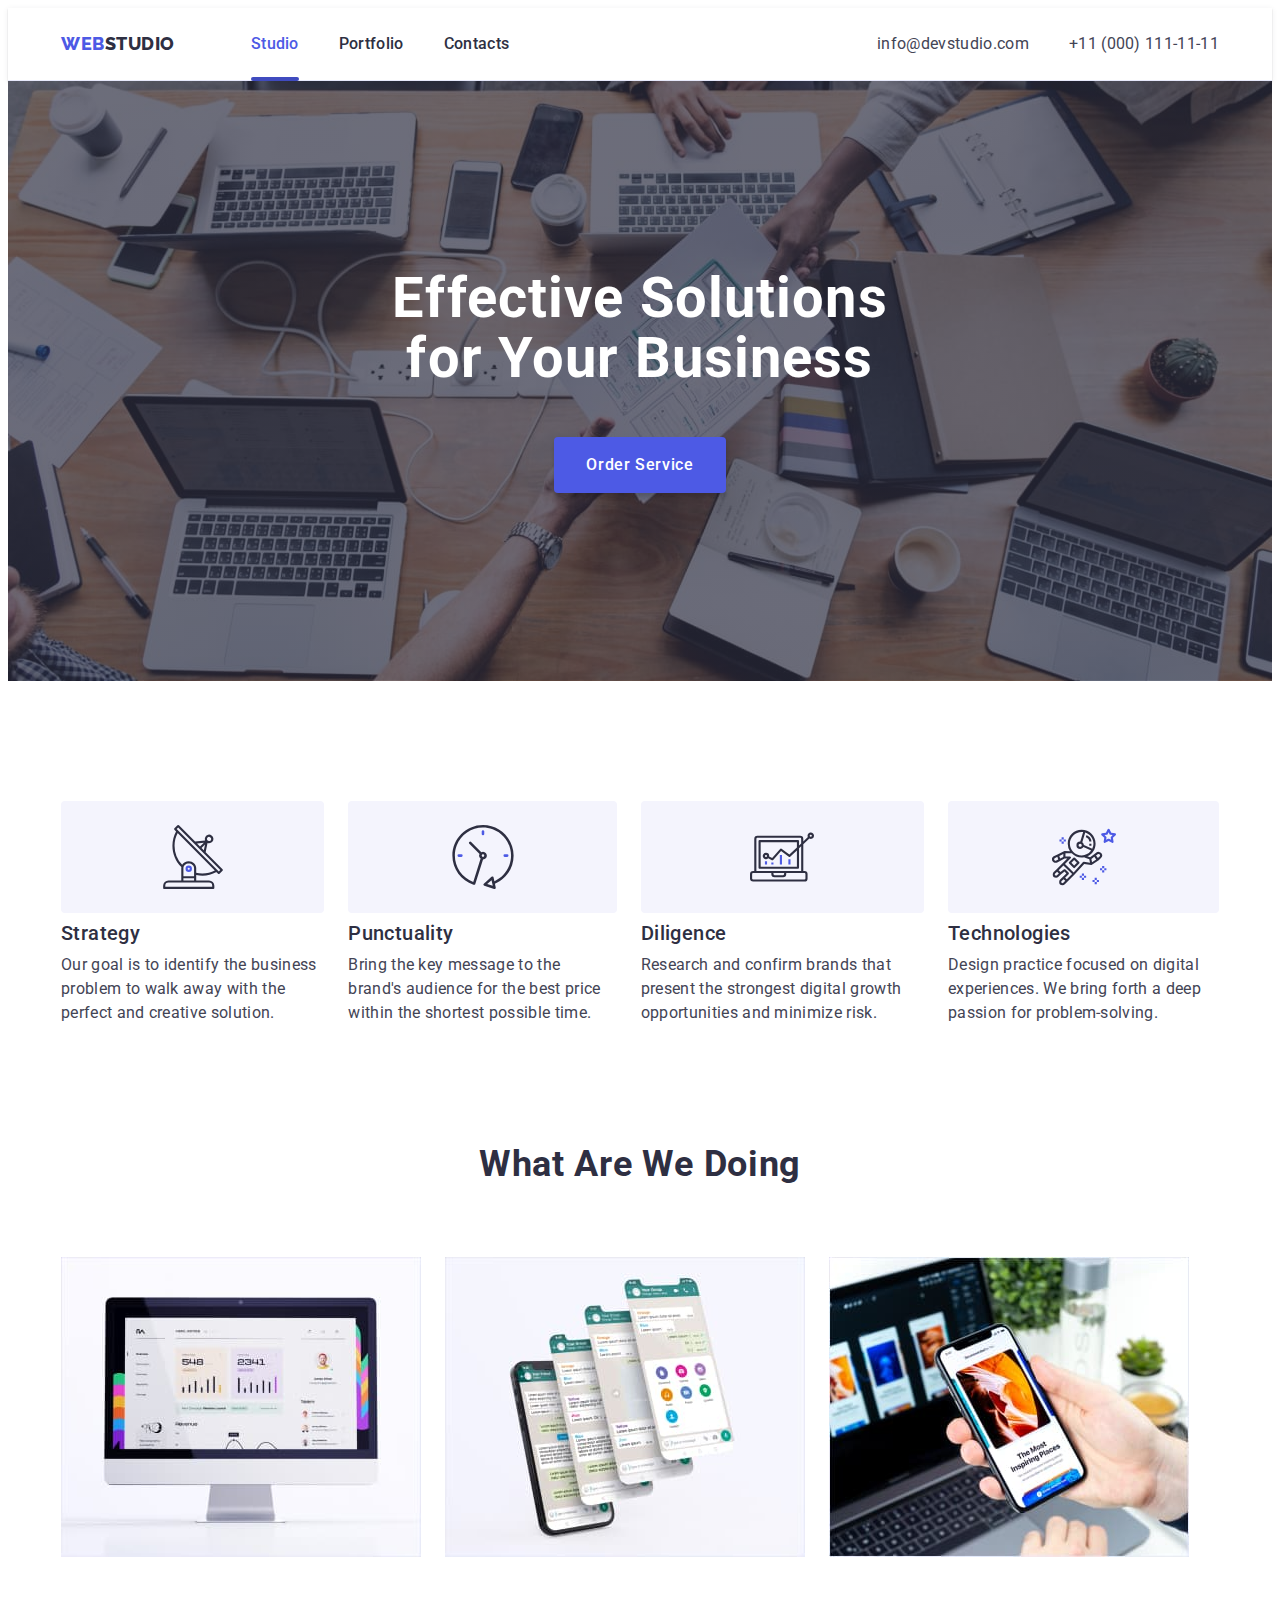
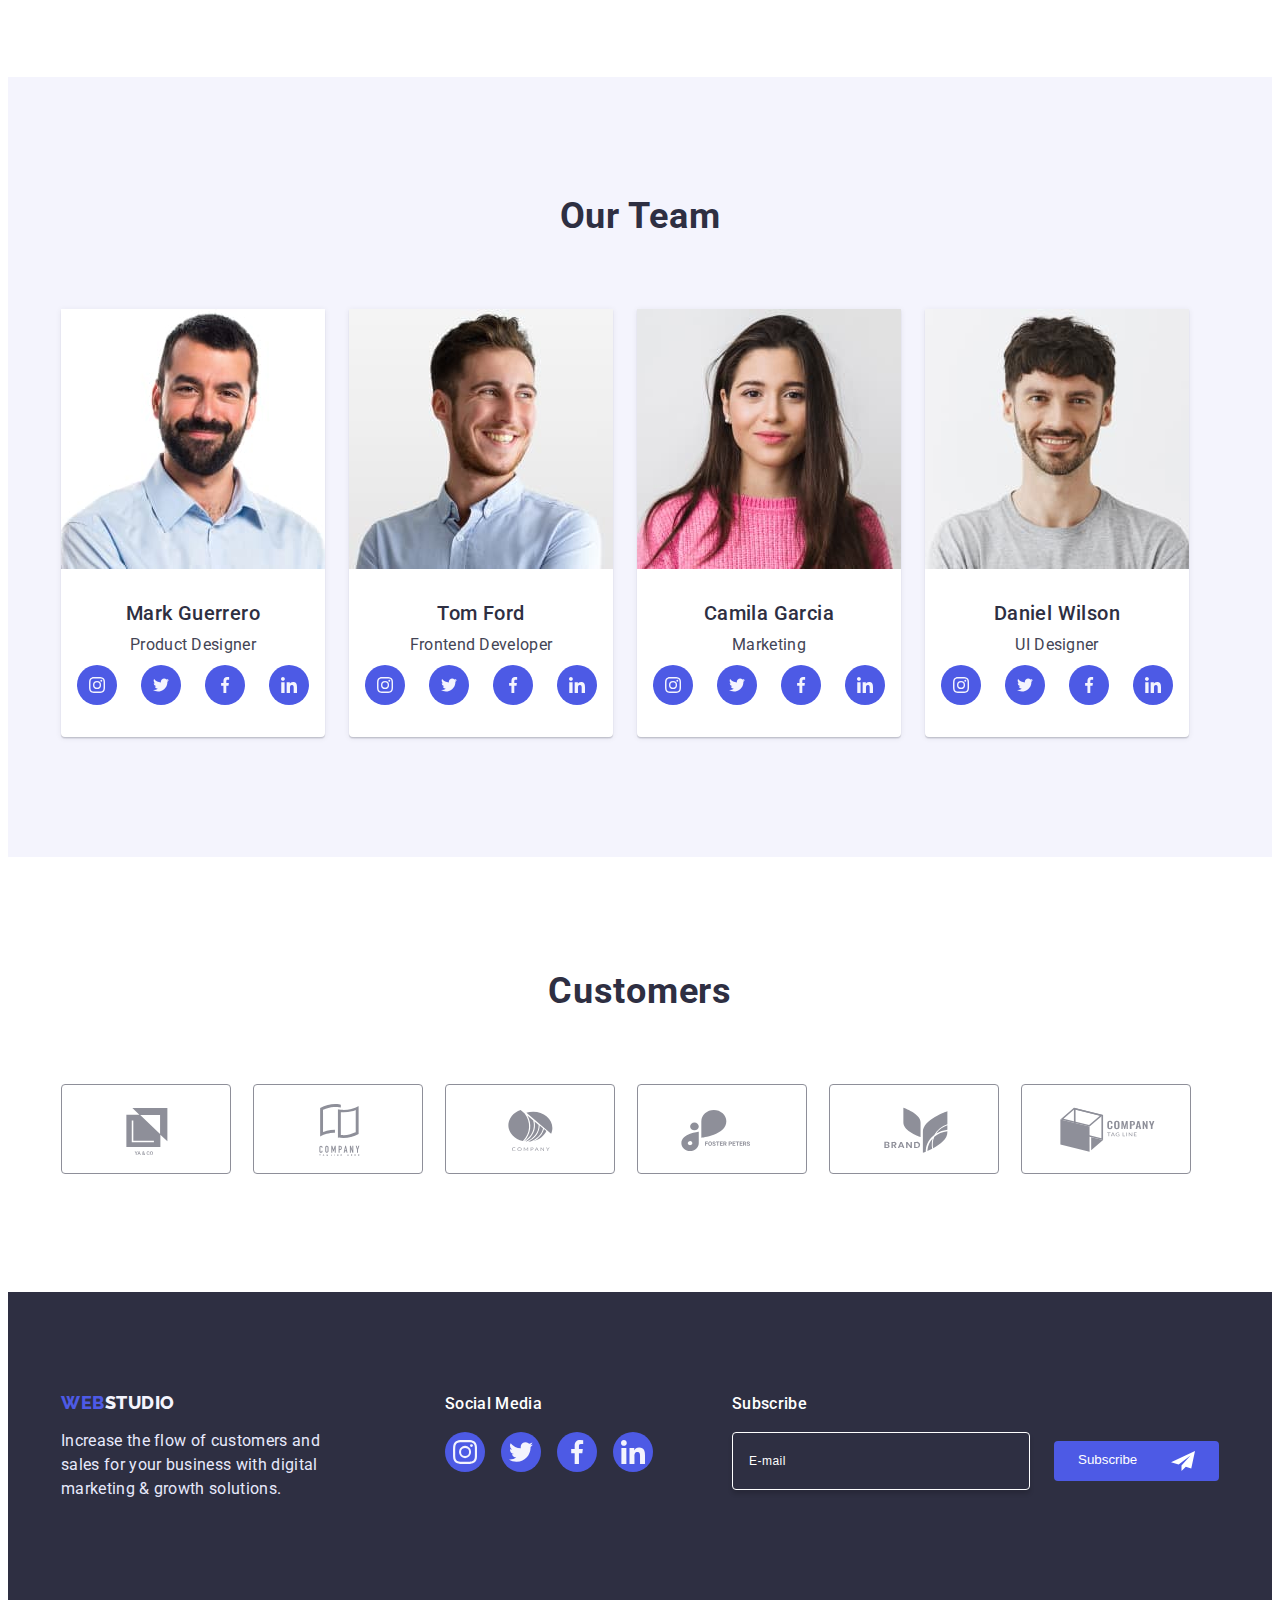
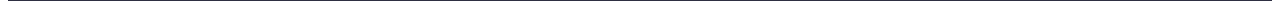
<file: index.html>
<!DOCTYPE html>
<html lang="en">
<head>
    <meta charset="UTF-8">
    <meta http-equiv="X-UA-Compatible" content="IE=edge">
    <meta name="viewport" content="width=device-width, initial-scale=1.0">
    <title>WebStudio</title>
    <link rel="stylesheet" href="https://cdnjs.cloudflare.com/ajax/libs/modern-normalize/1.1.0/modern-normalize.min.css" integrity="sha512-wpPYUAdjBVSE4KJnH1VR1HeZfpl1ub8YT/NKx4PuQ5NmX2tKuGu6U/JRp5y+Y8XG2tV+wKQpNHVUX03MfMFn9Q==" crossorigin="anonymous" referrerpolicy="no-referrer" />
    <link rel="stylesheet" href="./css/styles.css">
    <link rel="preconnect" href="https://fonts.googleapis.com">
    <link rel="preconnect" href="https://fonts.gstatic.com" crossorigin>
    <link href="https://fonts.googleapis.com/css2?family=Raleway:wght@800&family=Roboto:wght@400;500;700;900&display=swap" rel="stylesheet">

</head>
<body>
    <header>
        <div class="header container">
            <nav class="nav-items">
                <a class="logo link" href="./index.html">Web<span>Studio</span></a>
                <ul class="list nav-items">
                    <li  class="nav-item">
                        <a class="menu-item link current" href="./index.html">Studio</a>
                    </li>
                    <li class="nav-item">    
                        <a class="menu-item link" href="./portfolio.html">Portfolio</a>
                    </li>
                    <li class="nav-item">
                        <a class="menu-item link" href="">Contacts</a>
                    </li>
                </ul>
            </nav>
            <address class="contact">
                <ul class="list nav-items">
                    <li class="nav-item">
                        <a class="email link" href="mailto:info@devstudio.com">info@devstudio.com</a>
                    </li>
                    <li class="nav-item">
                        <a class="email link" href="tel:+110001111111">+11 (000) 111-11-11</a>
                    </li>
                </ul>
            </address>
        </div>
    </header>
    <main>
        <section class="top-section section">
            <div class="container">
                <h1 class="header-top">Effective Solutions for Your Business</h1>
                <button type="button" class="order-button" data-modal-open> Order Service</button>
            </div>
        </section>
        <section class="section">
            <div class="container">
                <h2 class="visually-hidden">Values</h2>
                <ul class="list values">
                    <li class="value-item">
                        <div class="value-item-icon">
                            <svg class="value-icon" >
                                <use href="./images/icons.svg#icon-antenna"></use>
                            </svg>
                        </div>
                        <h3 class="header-items">Strategy</h3>
                        <p class="desc">Our goal is to identify the business problem to walk away with the perfect and creative solution.</p>
                    </li>
                    <li class="value-item">
                        <div class="value-item-icon">
                            <svg class="value-icon" >
                                <use href="./images/icons.svg#icon-clock"></use>
                            </svg>
                        </div>
                        <h3 class="header-items">Punctuality</h3>
                        <p class="desc">Bring the key message to the brand's audience for the best price within the shortest possible time.</p>
                    </li>
                    <li class="value-item">
                        <div class="value-item-icon">
                            <svg class="value-icon" >
                                <use href="./images/icons.svg#icon-diagram"></use>
                            </svg>
                        </div>
                        <h3 class="header-items">Diligence</h3>
                        <p class="desc">Research and confirm brands that present the strongest digital growth opportunities and minimize risk.</p>
                    </li>
                    <li class="value-item">
                        <div class="value-item-icon">
                            <svg class="value-icon" >
                                <use href="./images/icons.svg#icon-astronaut"></use>
                            </svg>
                        </div>
                        <h3 class="header-items">Technologies</h3>
                        <p class="desc">Design practice focused on digital experiences. We bring forth a deep passion for problem-solving.</p>
                    </li>
                </ul>
            </div>
        </section>
        <section class="services section">
            <div class="container">
                <h2 class="header-subject">What are we doing</h2>
            <ul class="list">
                <li class="services-item"><img src="./images/img-1.jpg" alt="Image 1" width="360"></li>
                <li class="services-item"><img src="./images/img-2.jpg" alt="Image 2" width="360"></li>
                <li class="services-item"><img src="./images/img-3.jpg" alt="Image 3" width="360"></li>
            </ul>
            </div>
        </section>
        <section class="team section">
            <div class="container">
                <h2 class="header-subject">Our Team</h2>
            <ul class="list">
                <li class="team-member">
                    
                        <img src="./images/mark-guerrero.jpg" alt="Mark Guerrero" width="264">
                        <div class="team-member-info">
                            <h3 class="header-items">Mark Guerrero</h3>
                            <p class="desc">Product Designer</p>
                            <ul class="team-member-links list">
                                <li class="social-media-link">
                                    <a href="" class="link">
                                        <svg class="link-icon" >
                                            <use href="./images/icons.svg#icon-instagram"></use>
                                        </svg>
                                        <span class="visually-hidden">Instagram</span>
                                    </a>
                                </li>
                                <li class="social-media-link">
                                    <a href="" class="link">
                                        <svg class="link-icon" >
                                            <use href="./images/icons.svg#icon-twitter"></use>
                                        </svg>
                                        <span class="visually-hidden">Twitter</span>
                                    </a>
                                </li>
                                <li class="social-media-link">
                                    <a href="" class="link">
                                        <svg class="link-icon" >
                                            <use href="./images/icons.svg#icon-facebook"></use>
                                        </svg>
                                        <span class="visually-hidden">Facebook</span>
                                    </a>
                                </li>
                                <li class="social-media-link">
                                    <a href="" class="link">
                                        <svg class="link-icon" >
                                            <use href="./images/icons.svg#icon-linkedin"></use>
                                        </svg>
                                        <span class="visually-hidden">LinkedIn</span>
                                    </a>
                                </li>
                            </ul>
                        </div>
                    
                </li>
                <li class="team-member">
                    
                        <img src="./images/tom-ford.jpg" alt="Tom Ford" width="264">
                        <div class="team-member-info">
                            <h3 class="header-items">Tom Ford</h3>
                            <p class="desc">Frontend Developer</p>
                            <ul class="team-member-links list">
                                <li class="social-media-link">
                                    <a href="" class="link">
                                        <svg class="link-icon" >
                                            <use href="./images/icons.svg#icon-instagram"></use>
                                        </svg>
                                        <span class="visually-hidden">Instagram</span>
                                    </a>
                                </li>
                                <li class="social-media-link">
                                    <a href="" class="link">
                                        <svg class="link-icon" >
                                            <use href="./images/icons.svg#icon-twitter"></use>
                                        </svg>
                                        <span class="visually-hidden">Twitter</span>
                                    </a>
                                </li>
                                <li class="social-media-link">
                                    <a href="" class="link">
                                        <svg class="link-icon" >
                                            <use href="./images/icons.svg#icon-facebook"></use>
                                        </svg>
                                        <span class="visually-hidden">Facebook</span>
                                    </a>
                                </li>
                                <li class="social-media-link">
                                    <a href="" class="link">
                                        <svg class="link-icon" >
                                            <use href="./images/icons.svg#icon-linkedin"></use>
                                        </svg>
                                        <span class="visually-hidden">LinkedIn</span>
                                    </a>
                                </li>
                            </ul>
                        </div>
                    
                </li>
                <li class="team-member">
                    
                        <img src="./images/camila-garcia.jpg" alt="Camila Garcia" width="264">
                        <div class="team-member-info">
                            <h3 class="header-items">Camila Garcia</h3>
                            <p class="desc">Marketing</p>
                            <ul class="team-member-links list">
                                <li class="social-media-link">
                                    <a href="" class="link">
                                        <svg class="link-icon" >
                                            <use href="./images/icons.svg#icon-instagram"></use>
                                        </svg>
                                        <span class="visually-hidden">Instagram</span>
                                    </a>
                                </li>
                                <li class="social-media-link">
                                    <a href="" class="link">
                                        <svg class="link-icon" >
                                            <use href="./images/icons.svg#icon-twitter"></use>
                                        </svg>
                                        <span class="visually-hidden">Twitter</span>
                                    </a>
                                </li>
                                <li class="social-media-link">
                                    <a href="" class="link">
                                        <svg class="link-icon" >
                                            <use href="./images/icons.svg#icon-facebook"></use>
                                        </svg>
                                        <span class="visually-hidden">Facebook</span>
                                    </a>
                                </li>
                                <li class="social-media-link">
                                    <a href="" class="link">
                                        <svg class="link-icon" >
                                            <use href="./images/icons.svg#icon-linkedin"></use>
                                        </svg>
                                        <span class="visually-hidden">LinkedIn</span>
                                    </a>
                                </li>
                            </ul>
                        </div>
                    
                </li>
                <li class="team-member">
                    
                        <img src="./images/daniel-wilson.jpg" alt="Daniel Wilson" width="264">
                        <div class="team-member-info">
                            <h3 class="header-items">Daniel Wilson</h3>
                            <p class="desc">UI Designer</p>
                            <ul class="team-member-links list">
                                <li class="social-media-link">
                                    <a href="" class="link">
                                        <svg class="link-icon" >
                                            <use href="./images/icons.svg#icon-instagram"></use>
                                        </svg>
                                        <span class="visually-hidden">Instagram</span>
                                    </a>
                                </li>
                                <li class="social-media-link">
                                    <a href="" class="link">
                                        <svg class="link-icon" >
                                            <use href="./images/icons.svg#icon-twitter"></use>
                                        </svg>
                                        <span class="visually-hidden">Twitter</span>
                                    </a>
                                </li>
                                <li class="social-media-link">
                                    <a href="" class="link">
                                        <svg class="link-icon" >
                                            <use href="./images/icons.svg#icon-facebook"></use>
                                        </svg>
                                        <span class="visually-hidden">Facebook</span>
                                    </a>
                                </li>
                                <li class="social-media-link">
                                    <a href="" class="link">
                                        <svg class="link-icon" >
                                            <use href="./images/icons.svg#icon-linkedin"></use>
                                        </svg>
                                        <span class="visually-hidden">LinkedIn</span>
                                    </a>
                                </li>
                            </ul>
                        </div>
                    
                </li>
            </ul>
            </div>
        </section>
        <section class="customers section">
            <div class="container">
                <h2 class="header-subject">Customers</h2>
            <ul class="list">
                <li class="customers-item">
                    <a class = "customer-link .link" href="">
                        <svg>
                            <use href="./images/icons.svg#icon-client-1"></use>
                        </svg>
                    </a>
                </li>
                <li class="customers-item">
                    <a href="" class="customer-link .link">
                        <svg>
                            <use href="./images/icons.svg#icon-client-2"></use>
                        </svg>    
                    </a>
                </li>
                <li class="customers-item">
                    <a href="" class="customer-link .link">
                        <svg>
                            <use href="./images/icons.svg#icon-client-3"></use>
                        </svg>
                    </a>
                </li>
                <li class="customers-item">
                    <a href="" class="customer-link .link">
                        <svg>
                            <use href="./images/icons.svg#icon-client-4"></use>
                        </svg>    
                    </a>
                </li>
                <li class="customers-item">
                    <a href="" class="customer-link .link">
                        <svg>
                            <use href="./images/icons.svg#icon-client-5"></use>
                        </svg>
                    </a>
                </li>
                <li class="customers-item">
                    <a href="" class="customer-link .link">
                        <svg>
                            <use href="./images/icons.svg#icon-client-6"></use>
                        </svg>    
                    </a>
                </li>
            </ul>
            </div>
        </section>
    </main>
    <footer class="footer">
        <div class="container footer-container">
            <div class="company-info">
                <a class="logo link" href="./index.html">Web<span class="footer-logo">Studio</span></a>
                <p>Increase the flow of customers and sales for your business with digital marketing & growth solutions.</p>
            </div>
            <div class="social-media">
                <p class="social-header">Social Media</p>
                <ul class="social-media-links list">
                <li class="social-media-link">
                    <a href="" class="link">
                        <svg class="link-icon" >
                            <use href="./images/icons.svg#icon-instagram"></use>
                        </svg>
                        <span class="visually-hidden">Instagram</span>
                    </a>
                </li>
                <li class="social-media-link">
                    <a href="" class="link">
                        <svg class="link-icon" >
                            <use href="./images/icons.svg#icon-twitter"></use>
                        </svg>
                        <span class="visually-hidden">Twitter</span>
                    </a>
                </li>
                <li class="social-media-link">
                    <a href="" class="link">
                        <svg class="link-icon" >
                            <use href="./images/icons.svg#icon-facebook"></use>
                        </svg>
                        <span class="visually-hidden">Facebook</span>
                    </a>
                </li>
                <li class="social-media-link">
                    <a href="" class="link">
                        <svg class="link-icon" >
                            <use href="./images/icons.svg#icon-linkedin"></use>
                        </svg>
                        <span class="visually-hidden">LinkedIn</span>
                    </a>
                </li>
                </ul>
            </div>
            <div class="subscription">
                <p class="subscribe-header">Subscribe</p>
                <form class="subscription-form" >
                    <input type="email" name="subscription-email" placeholder="E-mail">
                    <button type="submit">Subscribe
                        <svg width="24px" height="24px">
                            <use href="./images/icons.svg#icon-send"></use>
                        </svg>
                    </button>
                </form>
            </div>
        </div>
    </footer>
    <div class="backdrop is-hidden" data-modal>
        <div class="modal">
            <button type="button" data-modal-close class="close">
                <svg class="close-modal">
                    <use href="./images/icons.svg#icon-close"></use>
                </svg> 
            </button>
           <p class="contact-header">
            Leave your contacts and we will call you back
           </p> 
           <form class="contact-form">
                <label>
                    <span class="form-label">Name</span>
                    <span class="contact-form-input">
                        <input type="text" name="name">
                        <svg>
                            <use href="./images/icons.svg#icon-name"></use>
                        </svg>
                    </span>
                    
                </label>
                <label>
                    <span class="form-label">Phone</span>
                    <span class="contact-form-input">
                        <input type="tel" name="phone">
                        <svg>
                            <use href="./images/icons.svg#icon-phone"></use>
                        </svg>
                    </span>
                </label>
                <label>
                    <span class="form-label">Email</span>
                    <span class="contact-form-input">
                        <input type="email" name="email">
                        <svg>
                            <use href="./images/icons.svg#icon-mail"></use>
                        </svg>
                    </span>
                </label>
                <label class="comments">
                    <span class="form-label">Comment</span>
                <textarea
                    name="comment"
                    placeholder="Text input"
                ></textarea>
                </label>
                <label class="checkbox">
                    <input type="checkbox" name="accept-terms">
                    <span class="check"></span>
                    <span class="form-label">I accept the terms and conditions of the <a href="" target="_blank" rel="noopener noreferrer">Privacy Policy</a></span>
                </label>
                <button type="submit">Send
                </button>
           </form>
        </div>
    </div>

    <script src="./js/modal.js"></script>

    <script>
        (() => {
          document
            .querySelector('.contact-form')
            .addEventListener('submit', e => {
              e.preventDefault();
  
              new FormData(e.currentTarget).forEach((value, name) =>
                console.log(`${name}: ${value}`),
              );
  
              e.currentTarget.reset();
            });
        })();
      </script>
          <script>
            (() => {
              document
                .querySelector('.subscription-form')
                .addEventListener('submit', e => {
                  e.preventDefault();
      
                  new FormData(e.currentTarget).forEach((value, name) =>
                    console.log(`${name}: ${value}`),
                  );
      
                  e.currentTarget.reset();
                });
            })();
          </script>
</body>
</html>
</file>
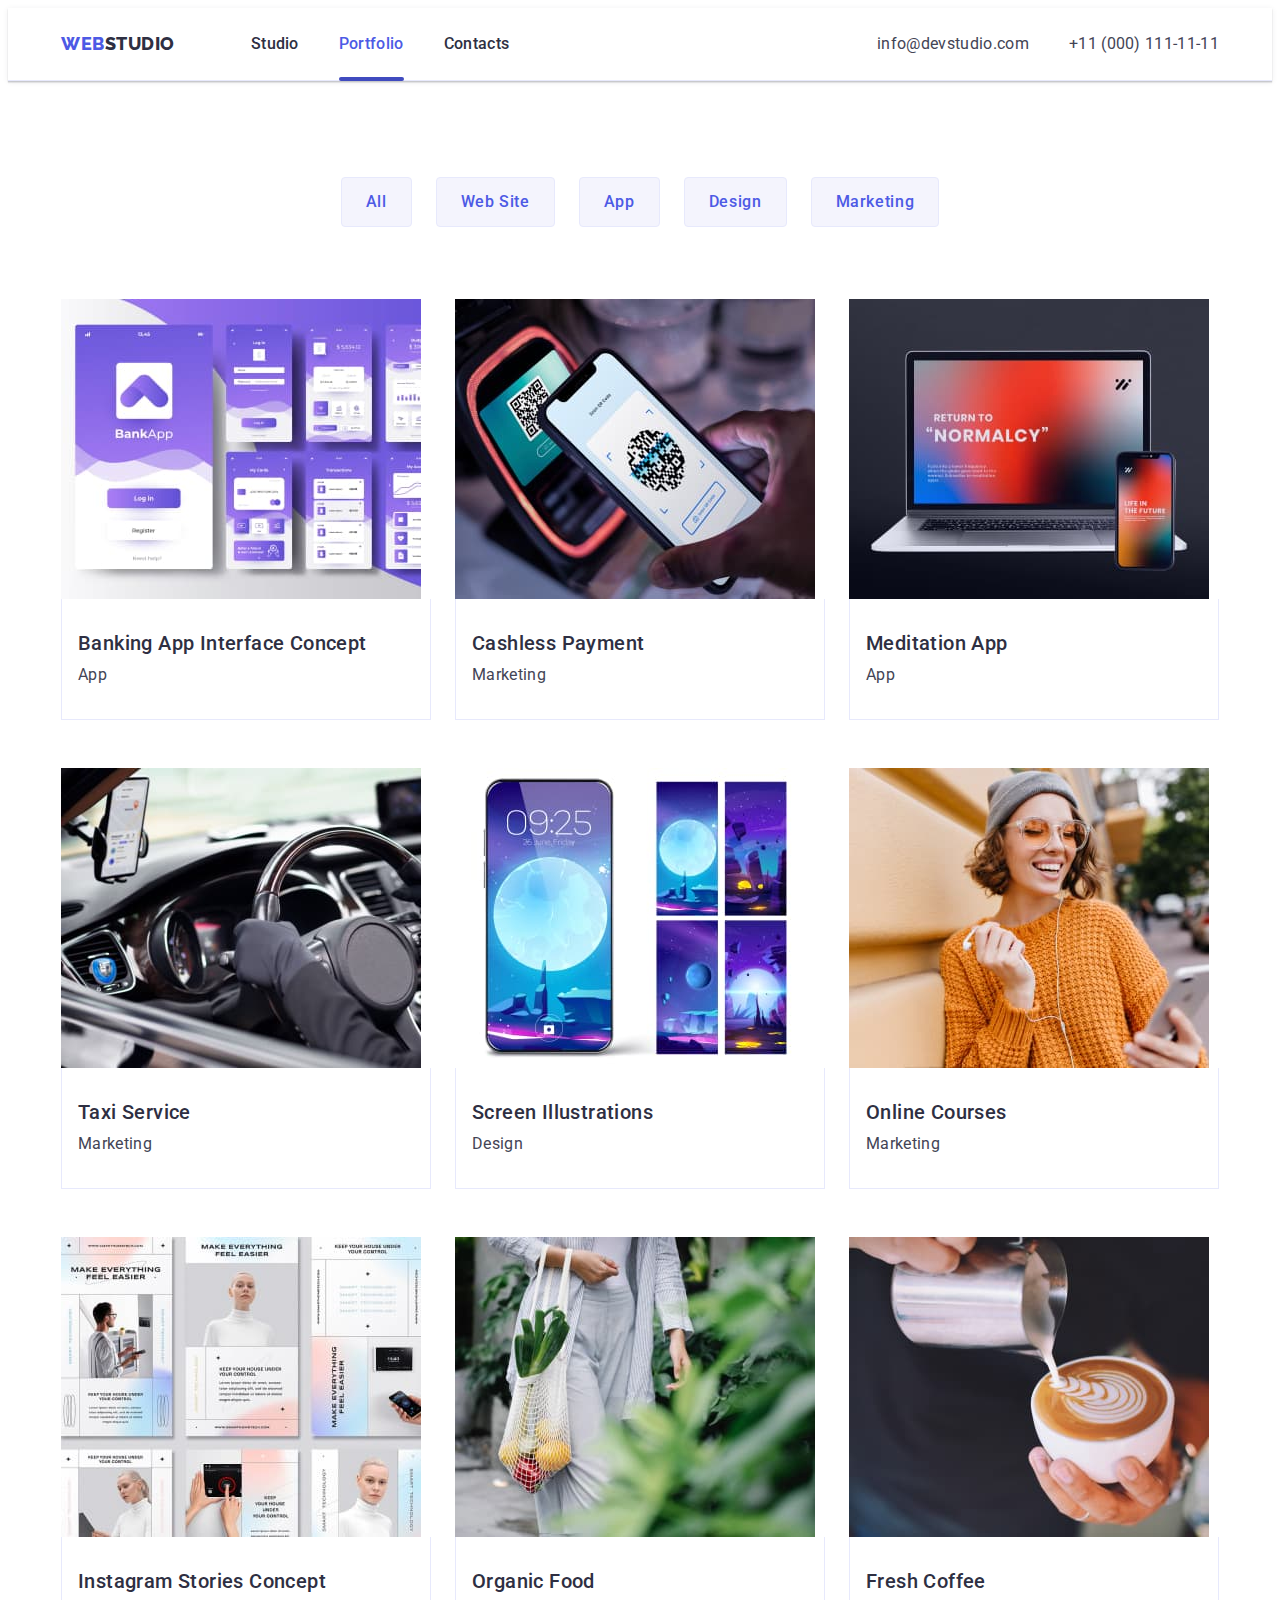
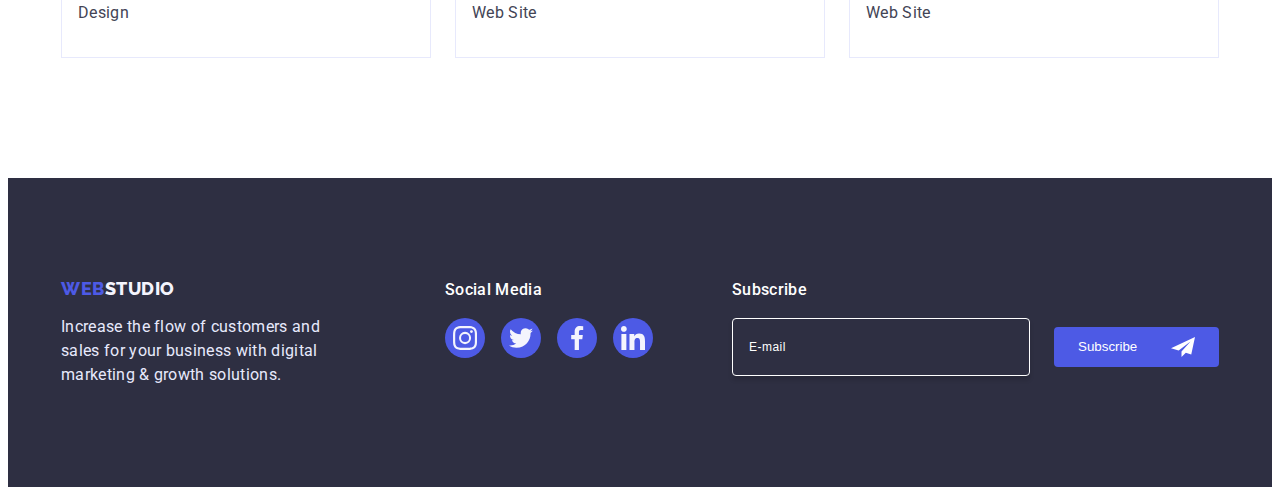
<file: portfolio.html>
<!DOCTYPE html>
<html lang="en">
<head>
    <meta charset="UTF-8">
    <meta http-equiv="X-UA-Compatible" content="IE=edge">
    <meta name="viewport" content="width=device-width, initial-scale=1.0">
    <title>Portfolio</title>
    <link rel="stylesheet" href="https://cdnjs.cloudflare.com/ajax/libs/modern-normalize/1.1.0/modern-normalize.min.css" integrity="sha512-wpPYUAdjBVSE4KJnH1VR1HeZfpl1ub8YT/NKx4PuQ5NmX2tKuGu6U/JRp5y+Y8XG2tV+wKQpNHVUX03MfMFn9Q==" crossorigin="anonymous" referrerpolicy="no-referrer" />
    <link rel="stylesheet" href="./css/styles.css">
    <link rel="preconnect" href="https://fonts.googleapis.com">
    <link rel="preconnect" href="https://fonts.gstatic.com" crossorigin>
    <link href="https://fonts.googleapis.com/css2?family=Raleway:wght@800&family=Roboto:wght@400;500;700;900&display=swap" rel="stylesheet">
</head>
<body>
    <header>
        <div class="header container">
            <nav class="nav-items">
                <a class="logo link" href="./index.html">Web<span>Studio</span></a>
                <ul class="list nav-items">
                    <li  class="nav-item">
                        <a class="menu-item link" href="./index.html">Studio</a>
                    </li>
                    <li class="nav-item">    
                        <a class="menu-item link current" href="./portfolio.html">Portfolio</a>
                    </li>
                    <li class="nav-item">
                        <a class="menu-item link" href="">Contacts</a>
                    </li>
                </ul>
            </nav>
            <address class="contact">
                <ul class="list nav-items">
                    <li class="nav-item">
                        <a class="email link" href="mailto:info@devstudio.com">info@devstudio.com</a>
                    </li>
                    <li class="nav-item">
                        <a class="email link" href="tel:+110001111111">+11 (000) 111-11-11</a>
                    </li>
                </ul>
            </address>
        </div>
    </header>
    <main>
        <section class="portfolio">
            <div class="container">
                <h1 class="visually-hidden">Filter</h1>
            <ul class="list filter">
                <li class="filter-item">
                    <button type="button" class="filter-button">All</button>
                </li>
                <li class="filter-item">
                    <button type="button" class="filter-button">Web Site</button>
                </li>
                <li class="filter-item">
                    <button type="button" class="filter-button">App</button>
                </li>
                <li class="filter-item">
                    <button type="button" class="filter-button">Design</button>
                </li>
                <li class="filter-item">
                    <button type="button" class="filter-button">Marketing</button>
                </li>
            </ul>
            <ul class="list portfolio-items">
                <li class="portfolio-item"> 
                    <a href="" class="link portfolio-link">
                        <div class="image-box">
                            <img src="./images/banking-app.jpg" alt="Banking App Interface Concept" width="360">
                            <div class="overlay">
                                <p class="portfolio-img-desc">Lorem ipsum dolor, sit amet consectetur adipisicing elit. Autem voluptas dicta blanditiis culpa enim mollitia placeat corrupti asperiores consequuntur illo?</p>
                            </div>
                        </div>
                        <div class="portfolio-item-info">
                            <h2 class="header-items">Banking App Interface Concept</h2>
                            <p class="desc">App</p>
                        </div>
                    </a>
                </li>
                <li class="portfolio-item">
                    <a href="" class="link portfolio-link">
                        <div class="image-box">
                            <img src="./images/cashless-payment.jpg" alt="Cashless Payment" width="360">
                            <div class="overlay">
                                <p class="portfolio-img-desc">Lorem ipsum dolor, sit amet consectetur adipisicing elit. Autem voluptas dicta blanditiis culpa enim mollitia placeat corrupti asperiores consequuntur illo?</p>
                            </div>
                        </div>
                        <div class="portfolio-item-info">
                            <h2 class="header-items">Cashless Payment</h2>
                        <p class="desc">Marketing</p>
                        </div>
                    </a>
                </li>
                <li class="portfolio-item">
                    <a href="" class="link portfolio-link">
                        <div class="image-box">
                            <img src="./images/mediation-app.jpg" alt="Meditation App" width="360">
                            <div class="overlay">
                                <p class="portfolio-img-desc">Lorem ipsum dolor, sit amet consectetur adipisicing elit. Autem voluptas dicta blanditiis culpa enim mollitia placeat corrupti asperiores consequuntur illo?</p>
                            </div>
                        </div>
                        <div class="portfolio-item-info">
                            <h2 class="header-items">Meditation App</h2>
                        <p class="desc">App</p>
                        </div>
                    </a>
                </li>
                <li class="portfolio-item">
                    <a href="" class="link portfolio-link">
                        <div class="image-box">
                            <img src="./images/taxi-service.jpg" alt="Taxi Service" width="360">
                            <div class="overlay">
                                <p class="portfolio-img-desc">Lorem ipsum dolor, sit amet consectetur adipisicing elit. Autem voluptas dicta blanditiis culpa enim mollitia placeat corrupti asperiores consequuntur illo?</p>
                            </div>
                        </div>
                        <div class="portfolio-item-info">
                            <h2 class="header-items">Taxi Service</h2>
                        <p class="desc">Marketing</p>
                        </div>
                    </a>
                </li>
                <li class="portfolio-item">
                    <a href="" class="link portfolio-link">
                        <div class="image-box">
                            <img src="./images/screen-illustrations.jpg" alt="Screen Illustrations" width="360">
                            <div class="overlay">
                                <p class="portfolio-img-desc">Lorem ipsum dolor, sit amet consectetur adipisicing elit. Autem voluptas dicta blanditiis culpa enim mollitia placeat corrupti asperiores consequuntur illo?</p>
                            </div>
                        </div>
                       <div class="portfolio-item-info">
                        <h2 class="header-items">Screen Illustrations</h2>
                        <p class="desc">Design</p>
                       </div>
                    </a>    
                </li>
                <li class="portfolio-item">
                    <a href="" class="link portfolio-link">
                        <div class="image-box">
                            <img src="./images/online-courses.jpg" alt="Online Courses" width="360">
                            <div class="overlay">
                                <p class="portfolio-img-desc">Lorem ipsum dolor, sit amet consectetur adipisicing elit. Autem voluptas dicta blanditiis culpa enim mollitia placeat corrupti asperiores consequuntur illo?</p>
                            </div>
                        </div>
                        <div class="portfolio-item-info">
                            <h2 class="header-items">Online Courses</h2>
                        <p class="desc">Marketing</p>
                        </div>
                    </a>
                </li>
                <li class="portfolio-item">
                    <a href="" class="link portfolio-link">    
                        <div class="image-box">
                            <img src="./images/instagram-stories-concept.jpg" alt="Instagram Stories Concept" width="360">
                            <div class="overlay">
                                <p class="portfolio-img-desc">Lorem ipsum dolor, sit amet consectetur adipisicing elit. Autem voluptas dicta blanditiis culpa enim mollitia placeat corrupti asperiores consequuntur illo?</p>
                            </div>
                        </div>
                        <div class="portfolio-item-info">
                            <h2 class="header-items">Instagram Stories Concept</h2>
                        <p class="desc">Design</p>
                        </div>
                    </a>
                </li>
                <li class="portfolio-item">
                    <a href="" class="link portfolio-link">
                        <div class="image-box">
                            <img src="./images/organic-food.jpg" alt="Organic Food" width="360">
                            <div class="overlay">
                                <p class="portfolio-img-desc">Lorem ipsum dolor, sit amet consectetur adipisicing elit. Autem voluptas dicta blanditiis culpa enim mollitia placeat corrupti asperiores consequuntur illo?</p>
                            </div>
                        </div>
                        <div class="portfolio-item-info">
                            <h2 class="header-items">Organic Food</h2>
                        <p class="desc">Web Site</p>
                        </div>
                    </a>
                </li>
                <li class="portfolio-item">
                    <a href="" class="link portfolio-link">
                        <div class="image-box">
                            <img src="./images/fresh-coffee.jpg" alt="Fresh Coffee" width="360">
                            <div class="overlay">
                                <p class="portfolio-img-desc">Lorem ipsum dolor, sit amet consectetur adipisicing elit. Autem voluptas dicta blanditiis culpa enim mollitia placeat corrupti asperiores consequuntur illo?</p>
                            </div>
                        </div>
                        <div class="portfolio-item-info">
                            <h2 class="header-items">Fresh Coffee</h2>
                        <p class="desc">Web Site</p>
                        </div>
                    </a>
                </li>
            </ul>
            </div>
        </section>
    </main>
    <footer class="footer">
        <div class="container footer-container">
            <div class="company-info">
                <a class="logo link" href="./index.html">Web<span class="footer-logo">Studio</span></a>
                <p>Increase the flow of customers and sales for your business with digital marketing & growth solutions.</p>
            </div>
            <div class="social-media">
                <p class="social-header">Social Media</p>
                <ul class="social-media-links list">
                <li class="social-media-link">
                    <a href="" class="link">
                        <svg class="link-icon" >
                            <use href="./images/icons.svg#icon-instagram"></use>
                        </svg>
                        <span class="visually-hidden">Instagram</span>
                    </a>
                </li>
                <li class="social-media-link">
                    <a href="" class="link">
                        <svg class="link-icon" >
                            <use href="./images/icons.svg#icon-twitter"></use>
                        </svg>
                        <span class="visually-hidden">Twitter</span>
                    </a>
                </li>
                <li class="social-media-link">
                    <a href="" class="link">
                        <svg class="link-icon" >
                            <use href="./images/icons.svg#icon-facebook"></use>
                        </svg>
                        <span class="visually-hidden">Facebook</span>
                    </a>
                </li>
                <li class="social-media-link">
                    <a href="" class="link">
                        <svg class="link-icon" >
                            <use href="./images/icons.svg#icon-linkedin"></use>
                        </svg>
                        <span class="visually-hidden">LinkedIn</span>
                    </a>
                </li>
                </ul>
            </div>
            <div class="subscription">
                <p class="subscribe-header">Subscribe</p>
                <form class="subscription-form" >
                    <input type="email" name="subscription-email" placeholder="E-mail">
                    <button type="submit">Subscribe
                        <svg width="24px" height="24px">
                            <use href="./images/icons.svg#icon-send"></use>
                        </svg>
                    </button>
                </form>
            </div>
        </div>
    </footer>
    <script>
        (() => {
          document
            .querySelector('.subscription-form')
            .addEventListener('submit', e => {
              e.preventDefault();
  
              new FormData(e.currentTarget).forEach((value, name) =>
                console.log(`${name}: ${value}`),
              );
  
              e.currentTarget.reset();
            });
        })();
      </script>
</body>
</html>
</file>
<file: css/styles.css>
body {
    font-family: "Roboto", sans-serif;
    color: var(--p-font-color);
    font-size: 16px;
    line-height: 1.5;
    
}

:root {
    --filter-btn-color: #4D5AE5;
    --filter-btn-bg-color: #F4F4FD;
    /* CLOUD */
    --filter-btn-active-color: #FFFFFF;
    /* OCEAN */
    --filter-btn-bg-active-color: #404BBF;
    /* IRIS */
    --heading-color-1: #4D5AE5; 
    /* NAVY */
    --heading-color-2: #2E2F42;
    /* SLATE */
    --p-font-color: #434455;
    /* corn-flower */
    --border-color: #E7E9FC;

    --light-slate: #8E8F99;

    --navy-blue-modal: rgba(46, 47, 66, 0.4);

    
    /* timing function for transitions  */
    --timing: cubic-bezier(0.4, 0, 0.2, 1);

    
}


.list {
    list-style: none;
    padding-left: 0;
    margin-top: 0;
    margin-bottom: 0;
}

/* remove top and bottom margins for all headers */
h1,h2,h3,h4,h5,h6,p {
    margin-top: 0;
    margin-bottom: 0;
}

/* INDEX.HTML styling */

/* HEADER */
.menu-item {
    font-weight: 500;
    font-size:16px;
    letter-spacing: 0.02em;
    color: var(--heading-color-2);
}

.menu-item:hover,
.menu-item:focus {
    color: var(--filter-btn-bg-active-color);
}

header .logo.link, .nav-item .link {
    padding-top: 24px;
    padding-bottom: 24px;
    display: block;
}

.nav-item:not(:last-child){
    margin-right: 40px;
}



.nav-item .current {
    /* text-decoration: underline; */
    color: var(--filter-btn-color);
    position: relative;
}

.nav-item .current::after {
    content: "";
    width: 100%;
    height: 4px;
    background-color: var(--filter-btn-bg-active-color);
    position: absolute;
    bottom: -1px;
    left: 0;
    border-radius: 2px;
}


.logo {
    font-size: 18px;
    font-family: "Raleway",sans-serif;
    font-weight: 800;
    text-transform: uppercase;
    /* text-decoration: none; */
    letter-spacing: 0.03em;
    text-align: center;
    line-height: 1.17;
    color: var(--heading-color-1);
    margin-right: 76px;
}

.link {
    text-decoration: none;
}

.logo a:visited {
    color: var(--heading-color-1);
}



.logo span {
    color:var(--heading-color-2);
}

.logo span:hover,
.logo span:focus {
    color: var(--heading-color-1);
}

header {
    border-bottom: 1px solid var(--border-color);
    box-shadow: 0 1px 6px 0 rgba(46, 47, 66, 0.08), 0 1px 1px 0 rgba(46, 47, 66, 0.16), 0 2px 1px 0 rgba(46, 47, 66, 0.08);
}

/* hiding h2s */
.visually-hidden {
  position: absolute;
  width: 1px;
  height: 1px;
  margin: -1px;
  border: 0;
  padding: 0;
  white-space: nowrap;
  clip-path: inset(100%);
  clip: rect(0 0 0 0);
  overflow: hidden;
}

.contact {
    font-style: normal;
    margin-left: auto;
}

.email {
    letter-spacing: 0.02em;
    color: var(--p-font-color);
}

.email:hover,
.email:focus {
    color:var(--filter-btn-bg-active-color);
}

.container {
    width: 1158px;
    margin: 0 auto;
    padding: 0 15px;
}


.header.container {
    display: flex;
}
.nav-items {
    display: flex;
    align-items: center;
}



/* first section */
/* h1 tag */

.section {
    padding-top: 120px;
    padding-bottom: 120px;
}
.top-section {
    background-color: var(--heading-color-2);
    align-items: center;
    padding-top: 188px;
    padding-bottom: 188px;
    background-image: linear-gradient(rgba(46, 47, 66, 0.7),rgba(46, 47, 66, 0.7)),url(../images/people-office\ 1.jpg);
    background-repeat: no-repeat;
    background-position: center;
    background-size: cover;
    margin-left: auto;
    margin-right: auto;
    /* min-width: 1158px; */
    max-width: 1440px;
}

.header-top {
    font-size: 56px;
    line-height: 1.07;
    text-align: center;
    letter-spacing: 0.02em;
    color:#FFFFFF;
    width: 496px;
    margin-bottom: 48px;
}

/* button */
.order-button {
    background-color: var(--heading-color-1);
    color: #FFFFFF;
    font-family: "Roboto", sans-serif;
    font-weight: 500;
    font-size: 16px;
    line-height: 1.5;
    letter-spacing:0.04em;
    cursor: pointer;
    min-width: 169px;
    border-radius: 4px;
    display: block; 
    padding: 16px 32px;
    border: none;
    box-shadow: 0 4px 4px 0 rgba(0, 0, 0, 0.15);
}

.order-button:hover,
.order-button:focus
{
    background-color: var(--filter-btn-bg-active-color);
}

.header-top,
.order-button {
    margin-left:auto;
    margin-right: auto;
}

/* SECTION 2 - VALUES */


.values {
    display: flex;
    align-items: center;
    margin: 0;
}

.value-item {
    width: calc((100%-72px)/4);
}

.value-item:not(:last-child) {
    margin-right: 24px;
}

.header-items {
    font-weight: 500;
    font-size: 20px;
    line-height: 1.2;
    letter-spacing:0.02em; 
    color: var(--heading-color-2);  
    margin-bottom: 8px;
}

.desc {
    font-size: 16px;
    line-height: 1.5;
    letter-spacing:0.02em;
    color:var(--p-font-color);
}

.team-member-info,
.portfolio-item-info {
    padding: 32px 16px;
}

.value-item-icon {
    background-color: var(--filter-btn-bg-color);
    height: 112px;
    border-radius: 4px;
    /* padding-top: 24px;
    padding-bottom: 24px; */
    margin-bottom: 8px;
    display: flex;
    align-items: center;
    justify-content: center;
}

.value-icon {
    width: 64px;
    height: 64px;
    /* margin-left: auto;
    margin-right: auto;
    display: block; */
}

/* .portfolio-item-info {
    padding-left: 16px;
} */

/* section 3 - services */

.services {
    padding-top: 0;
}

.services .list {
    display: flex;
}
.header-subject {
    font-size: 36px;
    line-height: 1.11;
    color: var(--heading-color-2);
    letter-spacing: 0.02em;
    text-align: center;
    text-transform: capitalize;
    margin-bottom: 72px;

}

.services-item {
    width: calc((100%-48px)/3);
}

.services-item:not(:last-child) {
    margin-right: 24px;
}


/* section 4 - Team */

.team {
    background-color: #F4F4FD;
}

.team .list {
    display: flex;
}

.team-member {
    background-color: #FFFFFF;
    width: calc((100%-72px)/4);
    border-radius: 0 0 4px 4px;
}

.team-member,
.portfolio-link:hover,
.portfolio-link:focus {
    box-shadow: 0 2px 1px 0 rgba(46, 47, 66, 0.08), 0 1px 1px 0 rgba(46, 47, 66, 0.16), 0 1px 6px 0 rgba(46, 47, 66, 0.08);
}

.team-member:not(:last-child) {
    margin-right: 24px;
}

.team-member .header-items,
.team-member .desc {
    text-align: center;
}

.team-member-info .desc {
    margin-bottom: 8px;
}

/* .team-member-links {
    padding-top: 8px;
} */

.social-media-link:not(:last-child) {
    margin-right: 24px;
}

.social-media-link .link {
    background-color: var(--filter-btn-color);
    color: var(--filter-btn-bg-color);
    display: block;
    width: 40px;
    height: 40px;
    border-radius: 50%;
    padding: 0;
    border: none;
    margin: 0;
    /* padding-top: 12px;
    padding-bottom: 12px; */
    display: flex;
    align-items: center;
    justify-content: center;
}

.social-media-link .link:hover,
.social-media-link .link:focus {
    background-color: var(--filter-btn-bg-active-color);
}


.link-icon {
    /* display: block; */
    width: 16px;
    height: 16px;
    fill: currentColor;
    /* margin-left: auto;
    margin-right: auto; */
    
}

/* section 5 - customers */

.customers {
    padding-top: 115px;
    padding-bottom: 120px;
}

.customers .list {
    display: flex;
}
.header-subject {
    font-size: 36px;
    line-height: 1.11;
    color: var(--heading-color-2);
    letter-spacing: 0.02em;
    text-align: center;
    text-transform: capitalize;
    margin-bottom: 72px;

}

.customers-item {
    width: 168px;
    height: 88px;
}

.customer-link {
    border-radius: 4px;
    border: 1px solid #8e8f99;
    /* padding-top: 16px;
    padding-bottom: 16px; */
    display:flex;
    align-items: center;
    justify-content: center;
    height:100%;
    width: 100%;
    fill: currentColor;
    color: #8e8f99;

    transition: color 250ms var(--timing), border-color 250ms var(--timing);
}

.customer-link:hover,
.customer-link:focus {
    color:var(--filter-btn-bg-active-color);
    border-color: var(--filter-btn-bg-active-color);
}



.customers-item:not(:last-child) {
    margin-right: 24px;
}

.customers-item svg {
    /* display: block;
    margin-right: auto;
    margin-left: auto; */
    width: 104px;
    height: 56px;
    
}




/* footer */
.footer {
    background-color: var(--heading-color-2);
    padding-top: 100px;
    padding-bottom: 100px;
}

.footer-container {
    display: flex;
}
.company-info {
    margin-right: 120px;
    max-width: 264px;
}



.footer .logo {
    margin-bottom: 16px;
    margin-right: 0;
    display: inline-block;
}

.logo .footer-logo {
    color:var(--filter-btn-bg-color);
}

.footer p {
    color:var(--border-color);
    letter-spacing: 0.02em;
    /* width: 264px; */
}

.social-media {
    margin-right: auto;
}

.social-media p {
    width: 100%;
}

.social-media .social-header,
.subscription .subscribe-header{
    color: #ffffff;
    font-weight: 500;
    margin-bottom: 16px;    
}

.social-media-links {
    display: flex;
}

.social-media-links .social-media-link:not(:last-child) {
    margin-right: 16px;
}

.social-media-links .social-media-link .link {
    background-color: var(--filter-btn-color);
    color: var(--filter-btn-bg-color);
    display: flex;
    align-items: center;
    justify-content:center;
    width: 40px;
    height: 40px;
    border-radius: 50%;
    padding: 0;
    border: none;
    margin: 0;
    /* padding-top: 8px;
    padding-bottom: 8px; */
}

.social-media-links .social-media-link .link:hover,
.social-media-links .social-media-link .link:focus {
    background-color: #31D0AA;
}


.social-media-links .link-icon {
    /* display: block; */
    width: 24px;
    height: 24px;
    fill: currentColor;
    /* margin-left: auto;
    margin-right: auto; */
    
}

.subscription-form {
    display: flex;
    align-items: center;
}
.subscription-form input {
    width: 264px;
    height: 40px;
    background-color: var(--heading-color-2);
    border-radius: 4px;
    border: 1px solid #ffffff;
    box-shadow: 0 4px 4px 0 rgba(0, 0, 0, 0.15);
    padding: 8px 16px;
    margin-right: 24px;
}

.subscription-form input,
.subscription-form input::placeholder {
  color: #ffffff;
  font-weight: 400;
  letter-spacing: 0.04em;
  font-size: 12px;
  line-height: 2;
}

.subscription-form button {
    background-color:var(--filter-btn-color);
    min-width: 165px;
    height: 40px;
    padding: 8px 24px;
    border-radius: 4px;
    border: 0;
    display: flex;
    align-items: center;
    justify-content:space-between;
    color: #ffffff;
    font-weight: 500;
    line-height:2;
    cursor:pointer;

    transition: background-color 250ms var(--timing);
}

.subscription-form button:hover,
.subscription-form button:focus {
    background-color: var(--filter-btn-bg-active-color);
}

.subscription-form svg {
    fill:currentColor;
}

/* backdrop  */

.backdrop {
    position: fixed;
    top: 0;
    left: 0;
    width: 100%;
    height: 100%;
    background-color: rgba(46, 47, 66, 0.4);
    opacity: 1;
    transition: opacity 250ms var(--timing), visibility 250ms var(--timing);
}

.backdrop.is-hidden {
    opacity: 0;
    pointer-events: none;
    visibility: hidden;
}

.backdrop.is-hidden .modal {
    transform: translate(-50%, -50%) scale(1.5);
}

.modal {
    position: absolute;
    top: 50%;
    left: 50%;
    /* min-width: calc(100% * 0.283333333);
    min-height: calc(100% * 0.852071006); */
    max-width: 408px;
    width: 100%;
    min-height: 576px;
    border-radius: 4px;
    background-color: rgba(252, 252, 252, 1);

    box-shadow: 0 2px 1px 0 rgba(0, 0, 0, 0.2), 0 1px 3px 0 rgba(0, 0, 0, 0.12), 0 1px 1px 0 rgba(0, 0, 0, 0.14);

    transform: translate(-50%, -50%) scale(1);

    transition: transform 250ms var(--timing);
    display: flex;
    flex-direction: column;
    justify-content: flex-start;
    padding: 72px 24px 24px 24px;
    align-items: center;
}

.modal .close {
    position: absolute;
    top:24px;
    right: 24px;
    padding: 0;   
    border-radius:50%;
    width: 24px;
    height: 24px;
    display: flex;
    align-items: center;
    justify-content: center;
    background-color: var(--border-color);
    border-width: 1px;
    border-color:rgba(0, 0, 0, 0.1);
    cursor: pointer;
    color: var(--heading-color-2);

    transition: color 250ms var(--timing), background-color 250ms var(--timing);
}

.modal button:hover,
.modal button:focus {
    background-color:var(--filter-btn-bg-active-color);
    color: #ffffff;
}

.close-modal {
    width: 8px;
    height: 8px;
    fill: currentColor;
}

.contact-header {
    font-weight: 500;
    margin-bottom: 16px;
}

.contact-form {
    width: 100%;
    /* display: flex;
    flex-direction: column; */
}

/* .contact-form input, */
.contact-form textarea {
    display: block;
    width: 100%;
    height: 120px;
    border-radius: 4px;
    border: 1px solid var(--navy-blue-modal);
    resize: none;
    outline: none;
    padding: 11px 16px;
    transition: border-color 250ms var(--timing);
}


.contact-form-input:focus-within input,
.contact-form textarea:focus-within {
    border-color: var(--filter-btn-color);
}



.contact-form textarea::placeholder {
    color: var(--navy-blue-modal);
    font-size: 12px;
    line-height: 1.166666667;
    letter-spacing: 0.04em;
    font-weight: 400;
}


.contact-form label {
    position: relative;
    display: block;
    margin-bottom: 8px;
}

.form-label {
    font-size: 12px;
    font-weight: 400;
    line-height: 1.166666667;
    letter-spacing: 0.04em;
    color:var(--light-slate);
    display: block;
    margin-bottom: 4px;
}

.contact-form-input {
   position: relative;
   display: block;
}



.contact-form-input input {
    
    outline:none;
    display: flex;
    align-items: center;
    width: 100%;
    min-height: 40px;
    border-radius: 4px;
    border: 1px solid var(--navy-blue-modal);
    resize: none;
    padding: 7px 38px;
    transition: border-color 250ms var(--timing);
}

.contact-form-input svg {
    position: absolute;
    top: 50%;
    left: 16px;
    transform: translateY(-50%);
    width: 18px;
    height: 24px;
    fill: var(--heading-color-2);
    transition: fill 250ms var(--timing);
}

/* .contact-form input:focus-within + svg {
    fill: var(--heading-color-1);
} */

.contact-form-input:focus-within svg{
    fill: var(--heading-color-1);
}

.contact-form .comments {
    margin-bottom: 16px;
}

.contact-form .checkbox {
    display: flex;
    align-items: center;
    line-height: 1.33;
    justify-content: center;
    margin-bottom: 24px;
}


.checkbox input {
    position: absolute;
    width: 1px;
    height: 1px;
    margin: -1px;
    border: 0;
    padding: 0;
    clip: rect(0 0 0 0);
    overflow: hidden;
}

.checkbox > .form-label {
    margin-bottom: 0;
}

.form-label a {
    line-height: 1.33;
    color: var(--filter-btn-color);
}

.contact-form .check {
    margin-right: 8px;
    width: 16px;
    height: 16px;
    margin-top: 0;
    border-radius: 2px;
    position: absolute;
     top: 0;
     left: 0;
     border: 1px solid var(--navy-blue-modal);
     display:inline-block;
     padding: 4px 3px;
     transition: background-color 250ms var(--timing) ;
}


.contact-form .checkbox input:checked + .check {
    background-color: var(--filter-btn-bg-active-color);
    background-image: url(../images/check.svg);
    background-repeat: no-repeat;
    background-size: contain;
    background-position:center;
    background-origin: content-box;
    border: none;

}
.contact-form button {
    width: 169px;
    height:56px;
    /* margin-left: 95px; */
    display:block;
    margin: 0 auto;
    background-color: var(--filter-btn-color);
    box-shadow: 0 4px 4px 0 rgba(0, 0, 0, 0.15);
    border-radius: 4px;
    border: none;
    padding: 16px 32px;
    /* margin-bottom: 24px; */
    
    font-weight: 500;
    font-size: 16px;
    line-height: 1.5;
    letter-spacing: 0.04em;
    color: #ffffff;
    cursor:pointer;
    transition: background-color 250ms var(--timing);
}

/* PORTFOLIO HTML STYLING */
/* adding styling to filter buttons */

.portfolio  {
    padding-top: 96px;
    padding-bottom: 120px;
}

.filter {
    display: flex;
    margin-bottom: 72px;
    justify-content: center;
}



.filter-item:not(:last-child) {
    margin-right: 24px;
}


.filter-button {
    background-color:var(--filter-btn-bg-color);
    color: var(--filter-btn-color);
    font-family: "Roboto",sans-serif;
    font-weight: 500;
    font-size: 16px;
    line-height: 1.5;
    letter-spacing: 0.04em;
    cursor: pointer;
    border-radius: 4px;
    border: 1px solid var(--border-color);
    padding: 12px 24px;

    transition: color 250ms var(--timing), background-color 250ms var(--timing), box-shadow 250ms var(--timing), border-color 250ms var(--timing);
}


.filter-button:hover,
.filter-button:focus
{
    background-color: var(--filter-btn-bg-active-color);
    color: var(--filter-btn-active-color);
    border-color: transparent;
    box-shadow: 0 2px 2px 0 rgba(0, 0, 0, 0.12), 0 2px 1px 0 rgba(0, 0, 0, 0.08), 0 3px 1px 0 rgba(0, 0, 0, 0.1);
}

.portfolio-items {
    display: flex;
    flex-wrap: wrap;
}

.portfolio-item {
    /* border-bottom: 1px solid var(--border-color); */
    margin-bottom: 48px;
    width: calc((100% -  48px)/3);
}

.image-box {
    position: relative;
    overflow: hidden;
}

.overlay {
    position:absolute;
    left:0;
    top:0;
    width:100%;
    height:100%;
    background-color:var(--heading-color-1);
    transform: translateY(100%);
    transition: transform 250ms var(--timing);
}

.portfolio-link:hover .overlay,
.portfolio-link:focus .overlay {
    transform: translateY(0);
}

.portfolio-img-desc {
    padding-top: 40px;
    padding-left: 32px;
    padding-right: 32px;

    color:var(--filter-btn-bg-color);
    letter-spacing: 0.02em;
}

img {
    display: block;
    max-width: 100%;
    height: auto;
}

.portfolio-item:not(:nth-child(3n)) {
    margin-right: 24px;
}

.portfolio-item:nth-last-child(-n+3) {
    margin-bottom: 0;
}

.portfolio-link {
    display: block;

    transition: box-shadow 250ms var(--timing);
}

.portfolio-item-info {
    border-left: 1px solid var(--border-color);
    border-right: 1px solid var(--border-color);
    border-bottom: 1px solid var(--border-color);
    
}
/* .portfolio-item .header-items,
.portfolio-item .desc {
    padding-left: 16px;
} */


/* TRANSITIONS */

/* Color transition */

.menu-item,
.email,
.logo span {
    transition: color 250ms var(--timing);
 }

 
 /* bg color transition */

 .order-button,
 .social-media-link .link,
 .social-media-links .social-media-link .link {
    transition: background-color 250ms var(--timing);
 }
</file>
